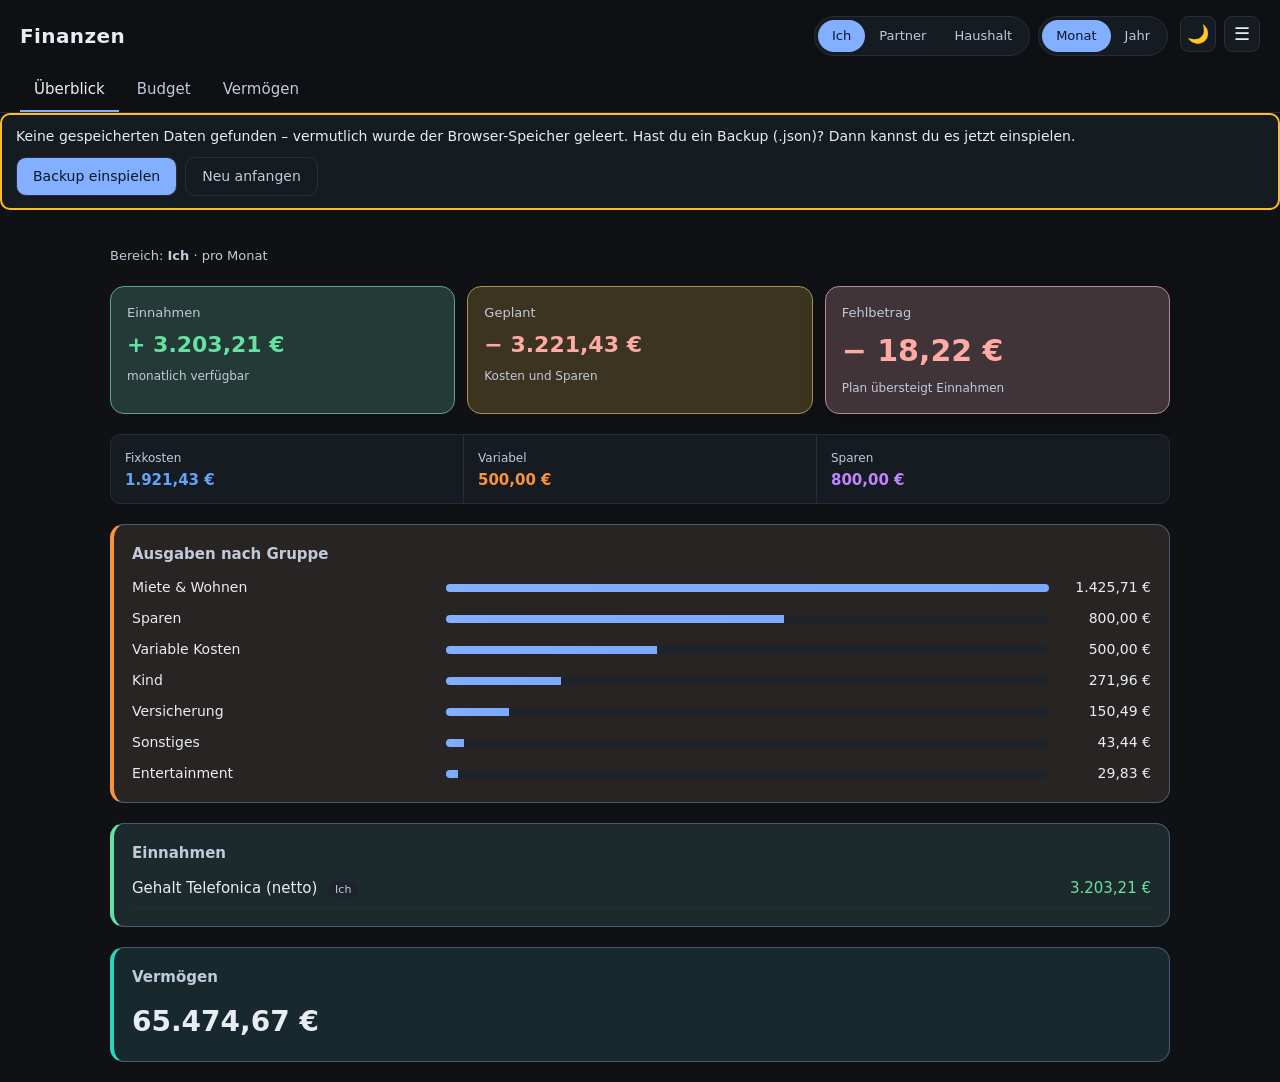
<file: index.html>
<!doctype html>
<html lang="de">
  <head>
    <meta charset="utf-8" />
    <meta name="viewport" content="width=device-width, initial-scale=1" />
    <meta name="theme-color" content="#0f1115" />
    <meta name="mobile-web-app-capable" content="yes" />
    <meta name="apple-mobile-web-app-capable" content="yes" />
    <meta name="apple-mobile-web-app-status-bar-style" content="black-translucent" />
    <meta name="apple-mobile-web-app-title" content="Finanzen" />
    <title>Finanzen – Einnahmen &amp; Ausgaben</title>
    <link rel="manifest" href="manifest.webmanifest" />
    <link rel="icon" href="app-icon.svg" type="image/svg+xml" />
    <link rel="apple-touch-icon" href="app-icon-180.png" />
    <link rel="stylesheet" href="styles.css" />
  </head>
  <body>
    <header class="topbar">
      <div class="topbar__row">
        <h1 class="topbar__title">Finanzen</h1>
        <div class="controls">
          <div class="segmented" id="scope-switch" role="group" aria-label="Bereich">
            <button type="button" class="segmented__btn is-active" data-scope="ich">Nur ich</button>
            <button type="button" class="segmented__btn" data-scope="partner">Partner</button>
            <button type="button" class="segmented__btn" data-scope="haushalt">Haushalt</button>
          </div>
          <div class="segmented" id="period-switch" role="group" aria-label="Zeitraum">
            <button type="button" class="segmented__btn is-active" data-period="month">Monat</button>
            <button type="button" class="segmented__btn" data-period="year">Jahr</button>
          </div>
        </div>
        <div class="icon-toggles">
          <button type="button" class="icon-toggle" id="theme-toggle" aria-label="Mittleres Theme aktivieren" title="Mittleres Theme aktivieren">🌙</button>
          <button type="button" class="menu-toggle" id="menu-toggle" aria-label="Menü öffnen" aria-expanded="false" title="Menü">☰</button>
        </div>
      </div>
      <nav class="tabs" id="tabs" aria-label="Ansichten">
        <button type="button" class="tab is-active" data-tab="overview">Überblick</button>
        <button type="button" class="tab" data-tab="budget">Budget</button>
        <button type="button" class="tab" data-tab="assets">Vermögen</button>
      </nav>
    </header>

    <aside class="app-menu" id="app-menu" hidden aria-label="App-Menü">
      <button type="button" data-menu-action="settings">Einstellungen</button>
      <button type="button" data-menu-action="quick-add">Hinzufügen</button>
      <button type="button" data-menu-action="demo">Demo-Modus aktivieren</button>
    </aside>

    <main class="view" id="view"></main>

    <input type="file" id="import-file" accept="application/json" hidden />

    <dialog class="quick-entry" id="quick-entry-dialog" aria-labelledby="quick-entry-title">
      <form method="dialog" id="quick-entry-form">
        <header class="quick-entry__head">
          <h2 id="quick-entry-title">Schnell erfassen</h2>
          <button type="button" class="icon-btn" id="quick-entry-close" aria-label="Erfassung schließen" title="Schließen">×</button>
        </header>
        <div class="quick-entry__fields">
          <label class="field"><span>Art</span>
            <select class="input" id="quick-entry-type">
              <option value="variabel">Ausgabe</option>
              <option value="einnahme">Einnahme</option>
              <option value="sparen">Sparen</option>
            </select>
          </label>
          <label class="field"><span>Gruppe</span>
            <select class="input" id="quick-entry-group"></select>
          </label>
          <label class="field quick-entry__wide"><span>Bezeichnung</span>
            <input class="input" id="quick-entry-name" required autocomplete="off" placeholder="z. B. Supermarkt" />
          </label>
          <label class="field"><span>Betrag pro Monat</span>
            <input class="input" id="quick-entry-amount" required inputmode="decimal" placeholder="0,00" />
          </label>
        </div>
        <p class="hint" id="quick-entry-hint"></p>
        <footer class="quick-entry__actions">
          <button type="button" class="btn btn--ghost" id="quick-entry-cancel">Abbrechen</button>
          <button type="submit" class="btn">Eintrag hinzufügen</button>
        </footer>
      </form>
    </dialog>

    <script src="seed.js"></script>
    <script src="store.js"></script>
    <script src="backup.js"></script>
    <script src="app.js"></script>
    <script>
      if ("serviceWorker" in navigator && location.protocol.startsWith("http")) {
        navigator.serviceWorker.register("service-worker.js?v=15");
      }
    </script>
  </body>
</html>
</file>
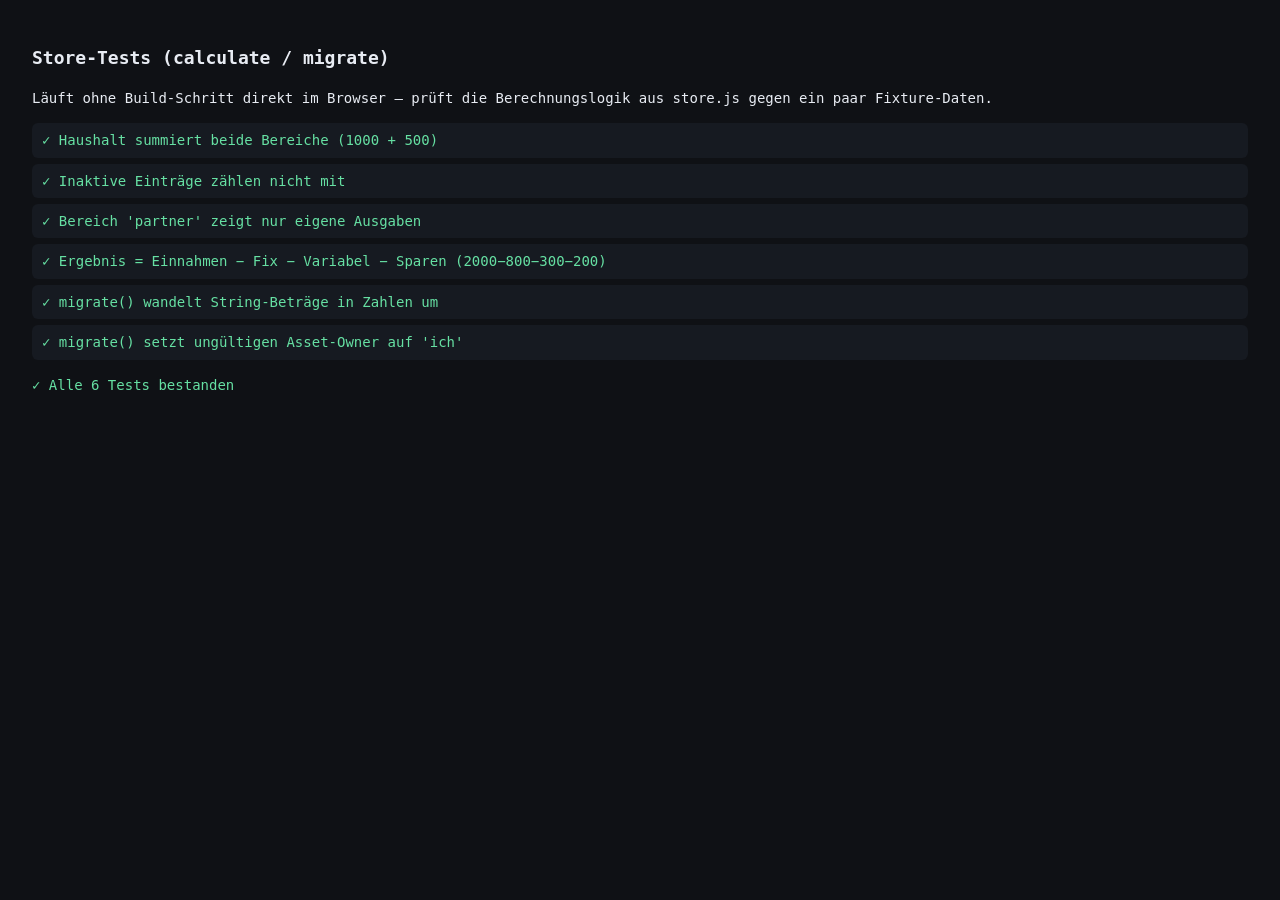
<file: test.html>
<!doctype html>
<html lang="de">
  <head>
    <meta charset="utf-8" />
    <title>Finanzen – Tests</title>
    <style>
      body { font: 14px/1.6 "Segoe UI", monospace; padding: 24px; background: #0f1115; color: #e8ecf3; }
      h1 { font-size: 18px; }
      ul { list-style: none; padding: 0; }
      li { margin-bottom: 6px; padding: 6px 10px; border-radius: 6px; background: #161a21; }
      .pass { color: #66e0a3; }
      .fail { color: #ffaaa5; }
      .summary { margin-top: 16px; font-weight: 600; }
    </style>
  </head>
  <body>
    <h1>Store-Tests (calculate / migrate)</h1>
    <p>Läuft ohne Build-Schritt direkt im Browser – prüft die Berechnungslogik aus <code>store.js</code>
      gegen ein paar Fixture-Daten.</p>
    <ul id="results"></ul>
    <p class="summary" id="summary"></p>

    <script src="seed.js"></script>
    <script src="store.js"></script>
    <script>
      const results = [];

      function check(name, actual, expected) {
        const pass = Math.abs(actual - expected) < 0.005;
        results.push({ name, pass, actual, expected });
      }

      // Haushalt summiert beide Bereiche, keine Quotenrechnung.
      (function () {
        const state = {
          settings: { myName: "Ich", partnerName: "Partner" },
          assets: [],
          groups: [
            { id: "g1", type: "einnahme", name: "Einnahmen", owner: "ich", entries: [
              { id: "e1", name: "A", amount: 1000, owner: "ich", active: true },
            ] },
            { id: "g2", type: "einnahme", name: "Einnahmen", owner: "partner", entries: [
              { id: "e2", name: "B", amount: 500, owner: "partner", active: true },
            ] },
          ],
        };
        const calc = calculate(state, "haushalt");
        check("Haushalt summiert beide Bereiche (1000 + 500)", calc.income, 1500);
      })();

      // Inaktive Einträge zählen nicht mit.
      (function () {
        const state = {
          settings: { myName: "Ich", partnerName: "Partner" },
          assets: [],
          groups: [
            { id: "g1", type: "fix", name: "Fix", owner: "ich", entries: [
              { id: "e1", name: "aktiv", amount: 100, owner: "ich", active: true },
              { id: "e2", name: "inaktiv", amount: 50, owner: "ich", active: false },
            ] },
          ],
        };
        const calc = calculate(state, "ich");
        check("Inaktive Einträge zählen nicht mit", calc.fixed, 100);
      })();

      // Bereichsumschalter filtert nach Owner.
      (function () {
        const state = {
          settings: { myName: "Ich", partnerName: "Partner" },
          assets: [],
          groups: [
            { id: "g1", type: "variabel", name: "V", owner: "ich", entries: [
              { id: "e1", name: "x", amount: 30, owner: "ich", active: true },
            ] },
            { id: "g2", type: "variabel", name: "V2", owner: "partner", entries: [
              { id: "e2", name: "y", amount: 70, owner: "partner", active: true },
            ] },
          ],
        };
        const calc = calculate(state, "partner");
        check("Bereich 'partner' zeigt nur eigene Ausgaben", calc.variable, 70);
      })();

      // Ergebnis-Formel: Einnahmen - Fixkosten - Variable Kosten - Sparen.
      (function () {
        const state = {
          settings: { myName: "Ich", partnerName: "Partner" },
          assets: [],
          groups: [
            { id: "g1", type: "einnahme", name: "E", owner: "ich", entries: [{ id: "e1", name: "x", amount: 2000, owner: "ich", active: true }] },
            { id: "g2", type: "fix", name: "F", owner: "ich", entries: [{ id: "e2", name: "y", amount: 800, owner: "ich", active: true }] },
            { id: "g3", type: "variabel", name: "Var", owner: "ich", entries: [{ id: "e3", name: "z", amount: 300, owner: "ich", active: true }] },
            { id: "g4", type: "sparen", name: "S", owner: "ich", entries: [{ id: "e4", name: "w", amount: 200, owner: "ich", active: true }] },
          ],
        };
        const calc = calculate(state, "ich");
        check("Ergebnis = Einnahmen − Fix − Variabel − Sparen (2000−800−300−200)", calc.result, 700);
      })();

      // migrate() ergänzt fehlende Felder und wandelt String-Beträge robust um.
      (function () {
        const migrated = Store.migrate({
          groups: [{ type: "fix", entries: [{ name: "x", amount: "50" }] }],
        });
        check("migrate() wandelt String-Beträge in Zahlen um", migrated.groups[0].entries[0].amount, 50);
      })();

      // migrate() ordnet Assets ohne gültigen Owner "ich" zu.
      (function () {
        const migrated = Store.migrate({
          groups: [],
          assets: [{ name: "Depot", value: 100, owner: "unbekannt" }],
        });
        check("migrate() setzt ungültigen Asset-Owner auf 'ich'", migrated.assets[0].owner === "ich" ? 1 : 0, 1);
      })();

      const list = document.getElementById("results");
      results.forEach((r) => {
        const li = document.createElement("li");
        li.className = r.pass ? "pass" : "fail";
        li.textContent = `${r.pass ? "✓" : "✗"} ${r.name}` + (r.pass ? "" : ` — erwartet ${r.expected}, erhalten ${r.actual}`);
        list.appendChild(li);
      });

      const failCount = results.filter((r) => !r.pass).length;
      const summary = document.getElementById("summary");
      summary.textContent = failCount
        ? `✗ ${failCount} von ${results.length} Tests fehlgeschlagen`
        : `✓ Alle ${results.length} Tests bestanden`;
      summary.className = failCount ? "fail" : "pass";
      document.title = failCount ? `✗ Tests fehlgeschlagen – Finanzen` : `✓ Tests bestanden – Finanzen`;
    </script>
  </body>
</html>
</file>
<file: styles.css>
:root {
  --bg: #0f1115;
  --page-bg: var(--bg);
  --bg-soft: #161a21;
  --bg-input: #1d222b;
  --line: #272d38;
  --text: #e8ecf3;
  --muted: #c1cada;
  --accent: #82afff;
  --accent-text: #0c1728;
  --focus: #ffffff;
  --status-text: #10231b;
  --pos: #66e0a3;
  --neg: #ffaaa5;
  --radius: 14px;
  --line-strong: #4b5878;
  --shadow: 0 2px 0 rgba(0, 0, 0, 0.4);
  --cat-planned: #fbbf24;
  --cat-fixed: #60a5fa;
  --cat-variable: #fb923c;
  --cat-savings: #c084fc;
  --cat-assets: #2dd4bf;
}

:root {
  --ab-card: var(--bg-soft);
  --ab-text: var(--text);
  --ab-muted: var(--muted);
  --ab-border: var(--line-strong);
  --ab-accent: var(--accent);
  --ab-accent-text: var(--accent-text);
  --ab-warn: var(--cat-planned);
  --ab-radius: 10px;
  --ab-input: var(--bg-input);
}

.ab-banner { margin: 10px 12px 0; }
.ab-actions .btn { align-self: stretch; }
.ab-banner-actions .btn { align-self: auto; }

:root[data-theme="light"] {
  --bg: #f5f7fa;
  --bg-soft: #ffffff;
  --bg-input: #ffffff;
  --line: #6b778c;
  --text: #172033;
  --muted: #43516a;
  --accent: #2f6fdb;
  --accent-text: #ffffff;
  --focus: #172033;
  --status-text: #ffffff;
  --pos: #18794e;
  --neg: #c5342e;
  --line-strong: #93a1bd;
  --shadow: 0 2px 0 rgba(23, 32, 51, 0.1);
  --cat-planned: #d97706;
  --cat-fixed: #2563eb;
  --cat-variable: #ea580c;
  --cat-savings: #9333ea;
  --cat-assets: #0d9488;
}

/* Mittleres Theme: Kacheln bleiben dunkel/farbig wie im Dark Theme, nur der
   Seitenhintergrund wird heller — alle anderen Tokens erben von :root. */
:root[data-theme="dim"] {
  --page-bg: #3b4252;
}

:root[data-theme="dim"] .topbar {
  background: rgba(59, 66, 82, 0.95);
}

/* Mint-Theme: gleiche dunkle, farbige Kacheln wie im Dark Theme, aber ein
   freundlicher, heller Seitenhintergrund — ein sanftes Salbeigrün statt Blau,
   da Blau hier schon der Akzentfarbe gehört und Grün ohnehin für "Einnahmen"/
   "Vermögen" steht. Die Topbar bleibt bewusst dunkel (eigenes Gestaltungs-
   element dieser App), dadurch braucht nur der wenige Text, der direkt ohne
   Kachel auf der Fläche liegt, eine dunkle statt helle Farbe. */
:root[data-theme="mint"] {
  --page-bg: #a8ddc2;
}

:root[data-theme="mint"] .scope-note {
  color: var(--bg);
}

:root[data-theme="mint"] .type-section__head {
  background: var(--bg-soft);
  border-radius: 10px;
  padding: 14px 12px;
}

:root[data-theme="mint"] .type-section > .btn--ghost {
  color: var(--bg);
}

:root[data-theme="mint"] .type-section > .btn--ghost:hover {
  color: var(--bg);
  border-color: var(--accent);
}

* {
  box-sizing: border-box;
}

body {
  margin: 0;
  background: var(--page-bg);
  color: var(--text);
  font: 15px/1.5 "Segoe UI", system-ui, sans-serif;
}

button:focus-visible,
input:focus-visible,
select:focus-visible,
summary:focus-visible {
  outline: 3px solid var(--focus);
  outline-offset: 3px;
}

/* Kopfbereich */
.topbar {
  position: sticky;
  top: 0;
  z-index: 10;
  padding: 16px 20px 0;
  background: rgba(15, 17, 21, 0.95);
  border-bottom: 1px solid var(--line);
  backdrop-filter: blur(8px);
}

:root[data-theme="light"] .topbar {
  background: rgba(245, 247, 250, 0.95);
}

.topbar__row {
  position: relative;
  display: flex;
  flex-wrap: wrap;
  gap: 12px;
  align-items: center;
  justify-content: space-between;
  padding-right: 92px;
}

.topbar__title {
  margin: 0;
  font-size: 20px;
  letter-spacing: 0.4px;
}

.controls {
  display: flex;
  flex-wrap: wrap;
  gap: 8px;
}

.icon-toggles {
  position: absolute;
  top: 0;
  right: 0;
  display: flex;
  gap: 8px;
}

.icon-toggle,
.menu-toggle {
  width: 36px;
  height: 36px;
  border: 1px solid var(--line);
  border-radius: 8px;
  background: var(--bg-soft);
  color: var(--text);
  font: 18px/1 sans-serif;
  cursor: pointer;
  display: flex;
  align-items: center;
  justify-content: center;
}

.app-menu {
  position: fixed;
  z-index: 20;
  top: 64px;
  right: 20px;
  min-width: 190px;
  padding: 6px;
  background: var(--bg-soft);
  border: 1px solid var(--line);
  border-radius: 10px;
  box-shadow: 0 12px 34px rgba(0, 0, 0, 0.35);
}

.app-menu button {
  display: block;
  width: 100%;
  padding: 9px 10px;
  border: 0;
  border-radius: 6px;
  background: transparent;
  color: var(--text);
  font: inherit;
  text-align: left;
  cursor: pointer;
}

.app-menu button:hover {
  background: var(--bg-input);
}

.segmented {
  display: flex;
  padding: 3px;
  background: var(--bg-soft);
  border: 1px solid var(--line);
  border-radius: 999px;
}

.segmented__btn {
  padding: 6px 14px;
  border: 0;
  border-radius: 999px;
  background: transparent;
  color: var(--muted);
  font: inherit;
  font-size: 13px;
  cursor: pointer;
}

.segmented__btn.is-active {
  background: var(--accent);
  color: var(--accent-text);
}

.tabs {
  display: flex;
  gap: 4px;
  margin-top: 12px;
  overflow-x: auto;
}

.tab {
  padding: 10px 14px;
  border: 0;
  border-bottom: 2px solid transparent;
  background: transparent;
  color: var(--muted);
  font: inherit;
  white-space: nowrap;
  cursor: pointer;
}

.tab.is-active {
  color: var(--text);
  border-bottom-color: var(--accent);
}

/* Layout */
.view {
  max-width: 1100px;
  margin: 0 auto;
  padding: 20px;
}

.stack {
  display: flex;
  flex-direction: column;
  gap: 20px;
}

.scope-note {
  margin: 0;
  color: var(--muted);
  font-size: 13px;
}

.panel {
  padding: 18px;
  background: var(--bg-soft);
  border: 1px solid var(--line-strong);
  border-radius: var(--radius);
}

.panel--income {
  background: color-mix(in srgb, var(--pos) 8%, var(--bg-soft));
  border-left: 4px solid var(--pos);
}

.panel--expense {
  background: color-mix(in srgb, var(--cat-variable) 8%, var(--bg-soft));
  border-left: 4px solid var(--cat-variable);
}

.panel--assets {
  background: color-mix(in srgb, var(--cat-assets) 8%, var(--bg-soft));
  border-left: 4px solid var(--cat-assets);
}

.panel__title {
  margin: 0 0 12px;
  font-size: 15px;
  color: var(--muted);
  font-weight: 600;
}

/* Kennzahlen */
.cards {
  display: grid;
  grid-template-columns: repeat(auto-fit, minmax(180px, 1fr));
  gap: 12px;
}

.card {
  display: flex;
  flex-direction: column;
  gap: 6px;
  padding: 16px;
  background: var(--bg-soft);
  border: 1px solid var(--line-strong);
  border-radius: var(--radius);
}

.card--income {
  background: color-mix(in srgb, var(--pos) 16%, var(--bg-soft));
  border-color: color-mix(in srgb, var(--pos) 55%, var(--line-strong));
}

.card--planned {
  background: color-mix(in srgb, var(--cat-planned) 16%, var(--bg-soft));
  border-color: color-mix(in srgb, var(--cat-planned) 55%, var(--line-strong));
}

.card--pos {
  background: color-mix(in srgb, var(--pos) 20%, var(--bg-soft));
  border-color: color-mix(in srgb, var(--pos) 60%, var(--line-strong));
}

.card--neg {
  background: color-mix(in srgb, var(--neg) 18%, var(--bg-soft));
  border-color: color-mix(in srgb, var(--neg) 60%, var(--line-strong));
}

.card--neutral {
  background: color-mix(in srgb, var(--accent) 16%, var(--bg-soft));
  border-color: color-mix(in srgb, var(--accent) 55%, var(--line-strong));
}

.card--big {
  box-shadow: 0 6px 20px rgba(0, 0, 0, 0.18);
}

.card__label {
  color: var(--muted);
  font-size: 13px;
}

.card__value {
  font-size: 22px;
  font-weight: 600;
  font-variant-numeric: tabular-nums;
}

.card--big .card__value {
  font-size: 30px;
}

.card__detail {
  color: var(--muted);
  font-size: 12px;
}

.plan-strip {
  display: grid;
  grid-template-columns: repeat(3, 1fr);
  gap: 1px;
  overflow: hidden;
  border: 1px solid var(--line);
  border-radius: 10px;
  background: var(--line);
}

.plan-strip span {
  display: flex;
  flex-direction: column;
  gap: 2px;
  padding: 11px 14px;
  background: var(--bg-soft);
  color: var(--muted);
  font-size: 12px;
  border-top: 3px solid transparent;
}

.plan-strip strong {
  color: var(--text);
  font-size: 15px;
  font-variant-numeric: tabular-nums;
}

.plan-strip__item--fixed {
  border-top-color: var(--cat-fixed);
}
.plan-strip__item--fixed strong {
  color: var(--cat-fixed);
}

.plan-strip__item--variable {
  border-top-color: var(--cat-variable);
}
.plan-strip__item--variable strong {
  color: var(--cat-variable);
}

.plan-strip__item--savings {
  border-top-color: var(--cat-savings);
}
.plan-strip__item--savings strong {
  color: var(--cat-savings);
}

.is-pos {
  color: var(--pos);
}
.is-neg {
  color: var(--neg);
}
.is-neutral {
  color: var(--text);
}

.big-number {
  margin: 0;
  font-size: 28px;
  font-weight: 600;
  font-variant-numeric: tabular-nums;
}

/* Balken */
.bars,
.list {
  margin: 0;
  padding: 0;
  list-style: none;
  display: flex;
  flex-direction: column;
  gap: 10px;
}

.bar {
  display: grid;
  grid-template-columns: minmax(110px, 1fr) 2fr minmax(90px, auto);
  gap: 12px;
  align-items: center;
  font-size: 14px;
}

.bar__track {
  height: 8px;
  background: var(--bg-input);
  border-radius: 999px;
  overflow: hidden;
}

.bar__fill {
  display: block;
  height: 100%;
  background: linear-gradient(90deg, var(--accent), #7aa9ff);
}

.bar__value {
  text-align: right;
  font-variant-numeric: tabular-nums;
}

.list__row {
  display: flex;
  justify-content: space-between;
  gap: 12px;
  padding-bottom: 8px;
  border-bottom: 1px solid var(--line);
  font-variant-numeric: tabular-nums;
}

.tag {
  margin-left: 6px;
  padding: 1px 7px;
  border-radius: 999px;
  background: var(--bg-input);
  color: var(--muted);
  font-size: 11px;
}

/* Budget */
.type-section {
  display: flex;
  flex-direction: column;
  gap: 12px;
}

.type-section__head {
  display: flex;
  align-items: baseline;
  justify-content: space-between;
  gap: 12px;
  padding: 14px 0;
  cursor: pointer;
  list-style: none;
  border-bottom: 1px solid var(--line);
}

.type-section__head::-webkit-details-marker,
.group__head::-webkit-details-marker {
  display: none;
}

.type-section__head::before,
.group__head::before {
  content: "+";
  width: 20px;
  color: var(--accent);
  font-weight: 700;
}

.type-section[open] > .type-section__head::before,
.group[open] > .group__head::before {
  content: "−";
}

.type-section[data-type="einnahme"] .type-section__head {
  border-bottom-color: var(--pos);
}
.type-section[data-type="einnahme"] .type-section__head::before {
  color: var(--pos);
}

.type-section[data-type="fix"] .type-section__head {
  border-bottom-color: var(--cat-fixed);
}
.type-section[data-type="fix"] .type-section__head::before {
  color: var(--cat-fixed);
}

.type-section[data-type="variabel"] .type-section__head {
  border-bottom-color: var(--cat-variable);
}
.type-section[data-type="variabel"] .type-section__head::before {
  color: var(--cat-variable);
}

.type-section[data-type="sparen"] .type-section__head {
  border-bottom-color: var(--cat-savings);
}
.type-section[data-type="sparen"] .type-section__head::before {
  color: var(--cat-savings);
}

.type-section__head h2 {
  margin: 0;
  font-size: 17px;
  flex: 1;
}

.type-section__total {
  font-weight: 600;
  font-variant-numeric: tabular-nums;
}

.group-grid {
  display: grid;
  grid-template-columns: 1fr;
  gap: 12px;
}

.group {
  padding: 14px;
  background: var(--bg-soft);
  border: 1px solid var(--line-strong);
  border-left: 4px solid var(--line-strong);
  border-radius: var(--radius);
  box-shadow: var(--shadow);
}

.group[data-type="einnahme"] {
  border-left-color: var(--pos);
}
.group[data-type="fix"] {
  border-left-color: var(--cat-fixed);
}
.group[data-type="variabel"] {
  border-left-color: var(--cat-variable);
}
.group[data-type="sparen"] {
  border-left-color: var(--cat-savings);
}
.group--assets {
  border-left-color: var(--cat-assets);
}

.group__head {
  display: flex;
  gap: 10px;
  align-items: center;
  cursor: pointer;
  list-style: none;
}

.group__title {
  flex: 1;
  font-weight: 600;
}

.group__content {
  margin-top: 12px;
}

.group__edit-row {
  display: flex;
  gap: 8px;
  margin-bottom: 10px;
}

.group__name {
  flex: 1;
  font-weight: 600;
}

.group__total {
  font-variant-numeric: tabular-nums;
  color: var(--muted);
}

.entry-head,
.entry {
  display: grid;
  grid-template-columns: 48px minmax(140px, 2fr) 110px 44px minmax(90px, auto) 36px;
  gap: 8px;
  align-items: center;
}

.entry + .entry {
  border-top: 1px solid var(--line-strong);
}

.entry-head--assets,
.group--assets .entry {
  grid-template-columns: minmax(140px, 2fr) 120px 150px minmax(90px, auto) 36px;
}

.entry-head {
  padding: 4px 0;
  color: var(--muted);
  font-size: 12px;
}

.entry {
  padding: 8px 0;
}

.entry--dragging {
  opacity: 0.3;
}

.entry__reorder {
  display: flex;
  flex-direction: column;
  align-items: center;
  gap: 2px;
}

.entry__drag {
  color: var(--muted);
  cursor: grab;
  font-size: 17px;
  line-height: 1;
  text-align: center;
  user-select: none;
  padding: 4px 8px;
  border-radius: 8px;
}

.entry__drag:hover {
  background: var(--bg-input);
  color: var(--text);
}

.entry__drag:active {
  cursor: grabbing;
}

.entry--off {
  opacity: 0.45;
}

.entry__share {
  text-align: right;
  font-variant-numeric: tabular-nums;
}

.entry__amount,
.entry__share {
  text-align: right;
}

input.entry__position {
  width: 40px;
  min-width: 0;
  padding: 4px 2px;
  text-align: center;
  font-size: 13px;
  font-variant-numeric: tabular-nums;
  appearance: textfield;
  -moz-appearance: textfield;
}

input.entry__position::-webkit-inner-spin-button,
input.entry__position::-webkit-outer-spin-button {
  appearance: none;
  margin: 0;
}

.entry__active {
  display: flex;
  justify-content: center;
}

.entry__note {
  grid-column: 1 / -1;
  margin: 0 0 6px;
  color: var(--muted);
  font-size: 12px;
}

.income-details {
  grid-column: 1 / -1;
  display: grid;
  grid-template-columns: minmax(180px, 1fr) minmax(120px, 180px) 36px;
  gap: 8px;
  margin: 4px 0 8px;
  padding: 12px;
  background: #151a23;
  border-left: 2px solid var(--accent);
}

:root[data-theme="light"] .income-details {
  background: #edf2f8;
}

.income-details__head {
  grid-column: 1 / -1;
  font-size: 13px;
  font-weight: 600;
}

.income-details__head span {
  margin-left: 8px;
  color: var(--muted);
  font-weight: 400;
}

.income-details__gross {
  display: contents;
}

.income-details__gross span {
  align-self: center;
  color: var(--muted);
  font-size: 13px;
}

.income-detail {
  grid-column: 1 / -1;
  display: grid;
  grid-template-columns: subgrid;
  gap: 8px;
}

.income-details .btn {
  grid-column: 1 / -1;
}

/* Formularelemente */
.input {
  width: 100%;
  padding: 8px 10px;
  background: var(--bg-input);
  border: 1px solid var(--line);
  border-radius: 9px;
  color: var(--text);
  font: inherit;
}

.input:focus-visible {
  outline: 2px solid var(--accent);
  outline-offset: -1px;
}

select.input {
  cursor: pointer;
}

input[type="checkbox"] {
  width: 17px;
  height: 17px;
  accent-color: var(--accent);
  cursor: pointer;
}

input[type="range"] {
  width: 100%;
  accent-color: var(--accent);
}

.form-grid {
  display: grid;
  grid-template-columns: repeat(auto-fit, minmax(220px, 1fr));
  gap: 14px;
}

.field {
  display: flex;
  flex-direction: column;
  gap: 6px;
  font-size: 13px;
  color: var(--muted);
}

.btn {
  padding: 9px 16px;
  border: 1px solid var(--line);
  border-radius: 10px;
  background: var(--accent);
  color: var(--accent-text);
  font: inherit;
  cursor: pointer;
}

.btn--ghost {
  align-self: flex-start;
  background: transparent;
  color: var(--muted);
}

.btn--ghost:hover {
  color: var(--text);
  border-color: var(--accent);
}

.btn--sm {
  margin-top: 8px;
  padding: 6px 12px;
  font-size: 13px;
}

.btn--danger {
  background: transparent;
  color: var(--neg);
  border-color: var(--neg);
}

.btn-row {
  display: flex;
  flex-wrap: wrap;
  gap: 10px;
}

.demo-banner {
  padding: 12px 14px;
  border: 1px solid var(--accent);
  border-radius: 10px;
  background: rgba(79, 140, 255, 0.12);
  color: var(--text);
}

.is-demo .input,
.is-demo .icon-btn,
.is-demo .btn,
.is-demo input {
  pointer-events: none;
}

.save-status {
  position: fixed;
  z-index: 30;
  right: 20px;
  bottom: 20px;
  padding: 10px 14px;
  border-radius: 8px;
  background: var(--pos);
  color: var(--status-text);
  font-weight: 600;
  box-shadow: 0 8px 20px rgba(0, 0, 0, 0.3);
}

.quick-entry {
  width: min(520px, calc(100vw - 32px));
  padding: 0;
  border: 1px solid var(--line);
  border-radius: 12px;
  background: var(--bg-soft);
  color: var(--text);
  box-shadow: 0 18px 50px rgba(0, 0, 0, 0.5);
}

.quick-entry::backdrop {
  background: rgba(0, 0, 0, 0.62);
}

.quick-entry form {
  padding: 18px;
}

.quick-entry__head,
.quick-entry__actions {
  display: flex;
  align-items: center;
  justify-content: space-between;
  gap: 12px;
}

.quick-entry__head {
  margin-bottom: 16px;
}

.quick-entry__head h2 {
  margin: 0;
  font-size: 18px;
}

.quick-entry__fields {
  display: grid;
  grid-template-columns: 1fr 1fr;
  gap: 14px;
}

.quick-entry__wide {
  grid-column: 1 / -1;
}

.quick-entry__actions {
  justify-content: flex-end;
  margin-top: 18px;
}

.icon-btn {
  width: 30px;
  height: 30px;
  border: 0;
  border-radius: 8px;
  background: transparent;
  color: var(--muted);
  cursor: pointer;
}

.icon-btn:hover {
  background: rgba(255, 107, 107, 0.15);
  color: var(--neg);
}

.empty {
  margin: 8px 0;
  color: var(--muted);
  font-size: 13px;
}

.hint {
  margin: 12px 0 0;
  color: var(--muted);
  font-size: 12px;
}

.hint--error {
  color: var(--neg);
}

@media (max-width: 860px) {
  .app-menu {
    top: 112px;
  }

  .plan-strip {
    grid-template-columns: 1fr;
  }

  .quick-entry__fields {
    grid-template-columns: 1fr;
  }

  .quick-entry__wide {
    grid-column: auto;
  }

  .entry-head {
    display: none;
  }

  .entry,
  .group--assets .entry {
    grid-template-columns: 1fr 1fr auto;
    padding: 12px 0;
  }

  .entry__name {
    grid-column: 1 / -1;
  }

  .entry__owner,
  .entry__date {
    grid-column: 2 / -1;
  }

  .group--assets .entry__date {
    grid-column: 1 / 3;
  }

  .entry__active {
    justify-content: flex-start;
  }

  .entry__share {
    grid-column: 2;
  }

  .group:not(.group--assets) .entry {
    grid-template-columns: 40px 1fr auto;
    grid-template-rows: auto auto auto;
  }

  .group:not(.group--assets) .entry__reorder {
    grid-column: 1;
    grid-row: 1 / span 3;
  }

  .group:not(.group--assets) .entry__name {
    grid-column: 2;
    grid-row: 1;
  }

  .group:not(.group--assets) .entry [data-action="remove-entry"] {
    grid-column: 3;
    grid-row: 1;
  }

  .group:not(.group--assets) .entry__amount {
    grid-column: 2;
    grid-row: 2;
  }

  .group:not(.group--assets) .entry__active {
    grid-column: 3;
    grid-row: 2;
    justify-content: flex-end;
  }

  .group:not(.group--assets) .entry__share {
    grid-column: 2 / -1;
    grid-row: 3;
    text-align: left;
    color: var(--muted);
    font-size: 13px;
  }

  .income-details,
  .income-detail {
    grid-template-columns: 1fr auto;
  }

  .income-details__head,
  .income-details__gross,
  .income-details .btn {
    grid-column: 1 / -1;
  }

  .income-details__gross {
    display: grid;
    grid-template-columns: 1fr 1fr;
    gap: 8px;
    align-items: center;
  }

  .income-detail .input:first-child {
    grid-column: 1 / -1;
  }

  .bar {
    grid-template-columns: 1fr auto;
  }

  .bar__track {
    grid-column: 1 / -1;
    order: 3;
  }
}
</file>
